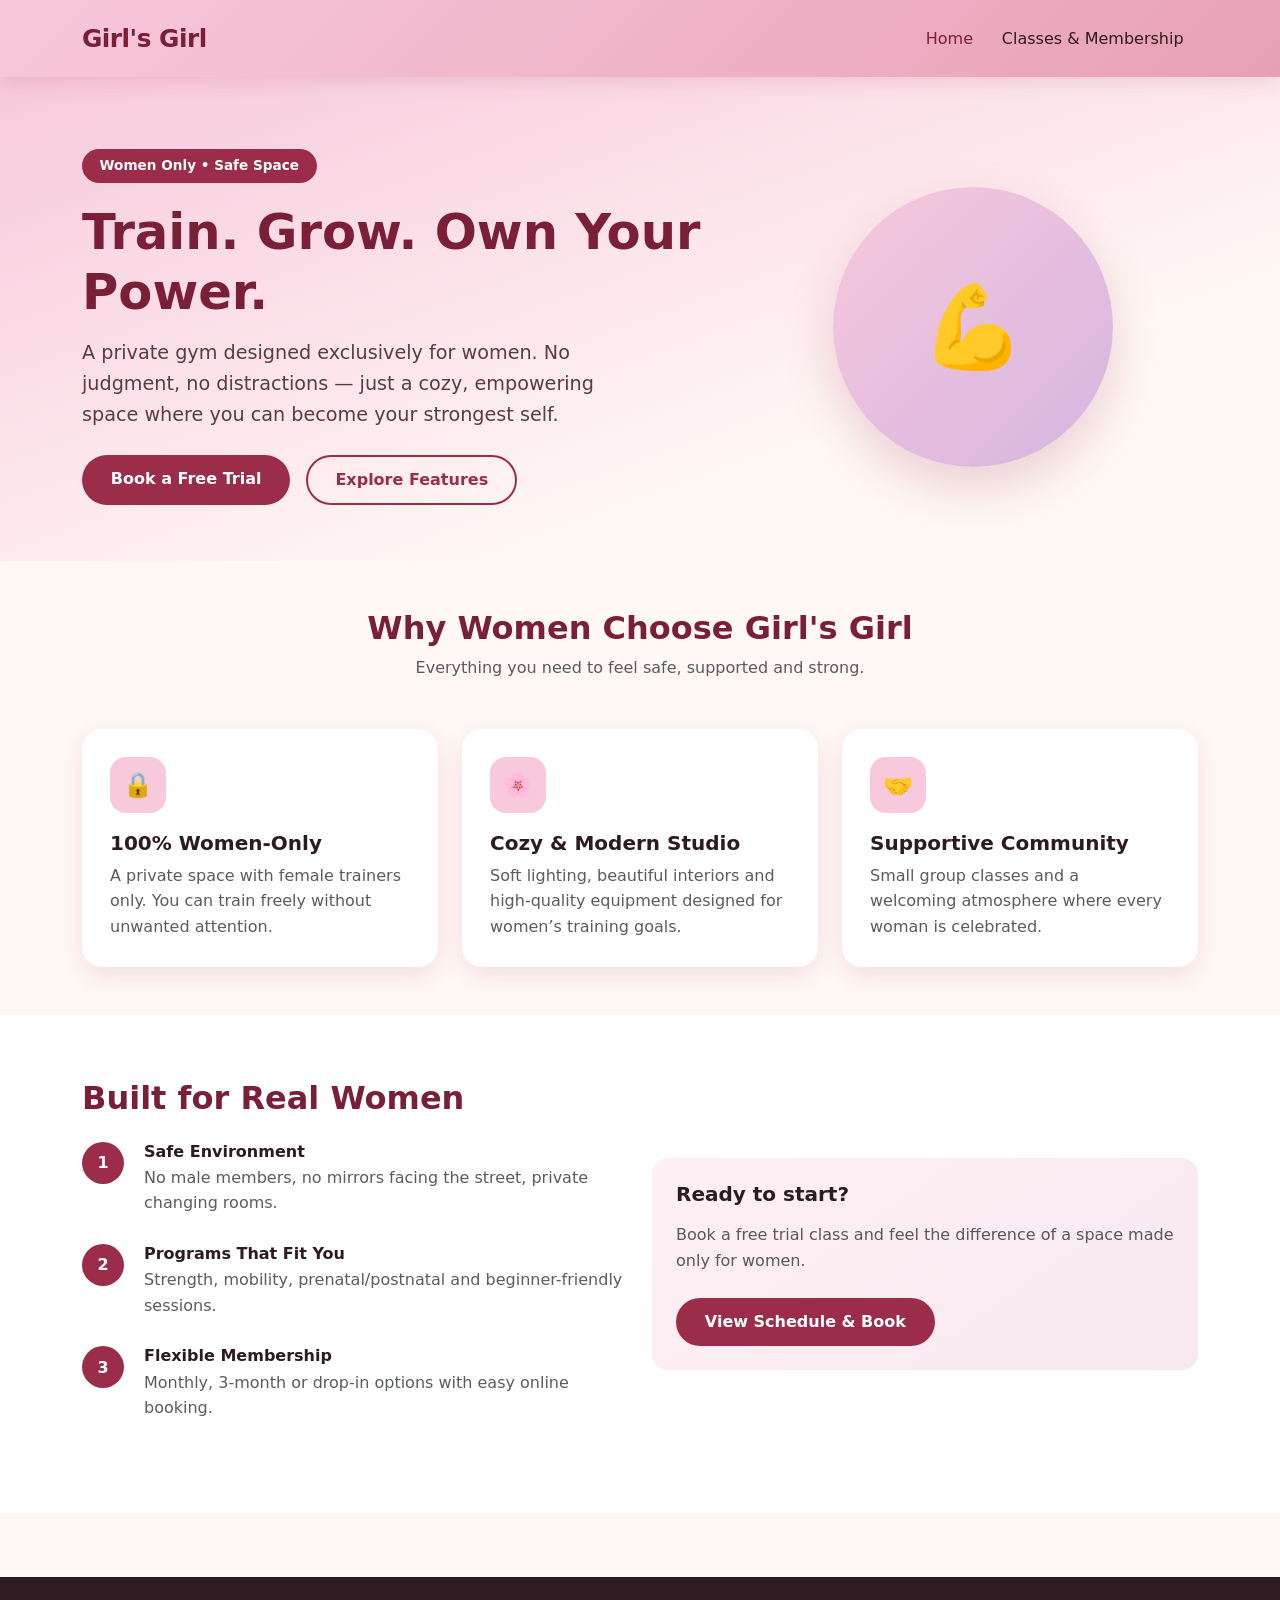
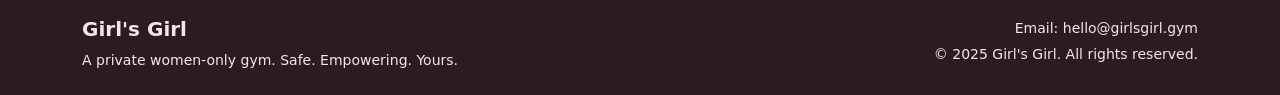
<file: index.html>
<!DOCTYPE html>
<html lang="en">
<head>
  <meta charset="UTF-8">
  <meta name="viewport" content="width=device-width, initial-scale=1.0">
  <title>Girl's Girl – Women-Only Private Gym</title>
  <link href="https://cdn.jsdelivr.net/npm/bootstrap@5.3.3/dist/css/bootstrap.min.css" rel="stylesheet">
  <link rel="stylesheet" href="styles.css"> 
<body>

  <!-- Navigation -->
  <nav class="navbar navbar-expand-lg navbar-custom sticky-top">
    <div class="container">
      <a class="navbar-brand" href="index.html">Girl's Girl</a>
      <button class="navbar-toggler" type="button" data-bs-toggle="collapse" data-bs-target="#mainNav">
        <span class="navbar-toggler-icon"></span>
      </button>
      <div class="collapse navbar-collapse" id="mainNav">
        <ul class="navbar-nav ms-auto">
          <li class="nav-item"><a class="nav-link active" href="index.html">Home</a></li>
          <li class="nav-item"><a class="nav-link" href="schedule.html">Classes & Membership</a></li>
        </ul>
      </div>
    </div>
  </nav>

  <!-- Hero -->
  <header class="hero">
    <div class="container">
      <div class="row align-items-center">
        <div class="col-lg-7">
          <span class="hero-badge">Women Only • Safe Space</span>
          <h1>Train. Grow. Own Your Power.</h1>
          <p class="lead">A private gym designed exclusively for women. No judgment, no distractions — just a cozy, empowering space where you can become your strongest self.</p>
          <div class="d-flex flex-wrap gap-3 mt-4">
            <a href="schedule.html" class="btn btn-berry">Book a Free Trial</a>
            <a href="#features" class="btn btn-outline-berry">Explore Features</a>
          </div>
        </div>
        <div class="col-lg-5 d-none d-lg-block text-center">
          <!-- Decorative element instead of stock photo -->
          <div style="width: 280px; height: 280px; margin: 0 auto; background: linear-gradient(135deg, var(--soft-pink), var(--lavender)); border-radius: 50%; display: flex; align-items: center; justify-content: center; box-shadow: 0 20px 50px rgba(155,45,74,0.2);">
            <span style="font-size: 5rem;">💪</span>
          </div>
        </div>
      </div>
    </div>
  </header>

  <!-- Features -->
  <main>
    <section id="features" class="py-5">
      <div class="container">
        <div class="text-center mb-5">
          <h2 class="fw-bold" style="color: var(--deep-berry);">Why Women Choose Girl's Girl</h2>
          <p class="text-muted">Everything you need to feel safe, supported and strong.</p>
        </div>

        <div class="row g-4">
          <div class="col-md-4">
            <article class="feature-card">
              <div class="feature-icon">🔒</div>
              <h3 class="h5 fw-bold">100% Women-Only</h3>
              <p class="mb-0 text-muted">A private space with female trainers only. You can train freely without unwanted attention.</p>
            </article>
          </div>
          <div class="col-md-4">
            <article class="feature-card">
              <div class="feature-icon">🌸</div>
              <h3 class="h5 fw-bold">Cozy & Modern Studio</h3>
              <p class="mb-0 text-muted">Soft lighting, beautiful interiors and high-quality equipment designed for women’s training goals.</p>
            </article>
          </div>
          <div class="col-md-4">
            <article class="feature-card">
              <div class="feature-icon">🤝</div>
              <h3 class="h5 fw-bold">Supportive Community</h3>
              <p class="mb-0 text-muted">Small group classes and a welcoming atmosphere where every woman is celebrated.</p>
            </article>
          </div>
        </div>
      </div>
    </section>


    <section class="why-section">
      <div class="container">
        <div class="row align-items-center">
          <div class="col-lg-6 mb-4 mb-lg-0">
            <h2 class="fw-bold mb-4" style="color: var(--deep-berry);">Built for Real Women</h2>
            <div class="why-item">
              <div class="why-number">1</div>
              <div>
                <h4 class="h6 fw-bold mb-1">Safe Environment</h4>
                <p class="mb-0 text-muted">No male members, no mirrors facing the street, private changing rooms.</p>
              </div>
            </div>
            <div class="why-item">
              <div class="why-number">2</div>
              <div>
                <h4 class="h6 fw-bold mb-1">Programs That Fit You</h4>
                <p class="mb-0 text-muted">Strength, mobility, prenatal/postnatal and beginner-friendly sessions.</p>
              </div>
            </div>
            <div class="why-item">
              <div class="why-number">3</div>
              <div>
                <h4 class="h6 fw-bold mb-1">Flexible Membership</h4>
                <p class="mb-0 text-muted">Monthly, 3-month or drop-in options with easy online booking.</p>
              </div>
            </div>
          </div>
          <div class="col-lg-6">
            <div class="p-4 rounded-4" style="background: linear-gradient(145deg, #FFF0F5, #F8E8F0);">
              <h3 class="h5 fw-bold mb-3">Ready to start?</h3>
              <p class="text-muted mb-4">Book a free trial class and feel the difference of a space made only for women.</p>
              <a href="schedule.html" class="btn btn-berry">View Schedule & Book</a>
            </div>
          </div>
        </div>
      </div>
    </section>
  </main>

  <!-- Footer -->
  <footer>
    <div class="container">
      <div class="row">
        <div class="col-md-6 mb-3 mb-md-0">
          <h5 class="fw-bold">Girl's Girl</h5>
          <p class="mb-0 small">A private women-only gym. Safe. Empowering. Yours.</p>
        </div>
        <div class="col-md-6 text-md-end">
          <p class="mb-1 small">Email: hello@girlsgirl.gym</p>
          <p class="mb-0 small">© 2025 Girl's Girl. All rights reserved.</p>
        </div>
      </div>
    </div>
  </footer>

  <script src="https://cdn.jsdelivr.net/npm/bootstrap@5.3.3/dist/js/bootstrap.bundle.min.js"></script>
</body>
</html>
</file>
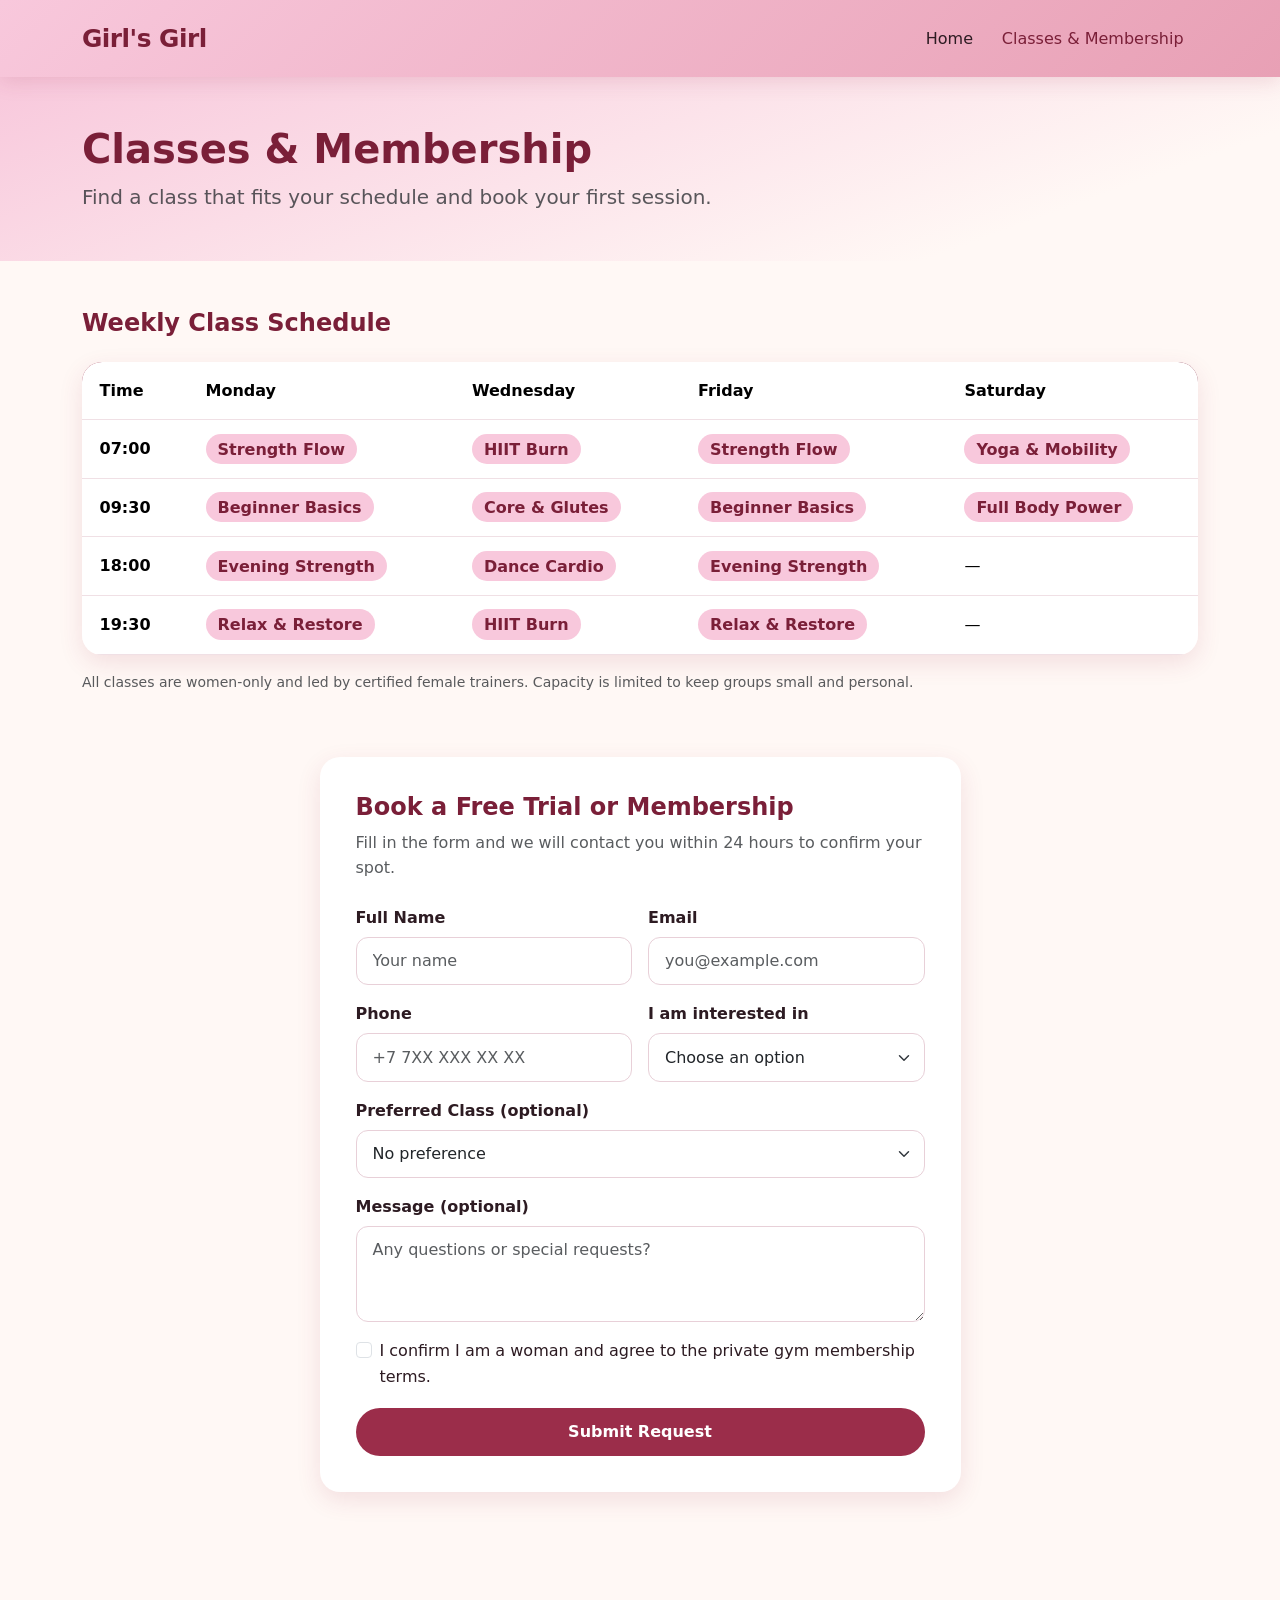
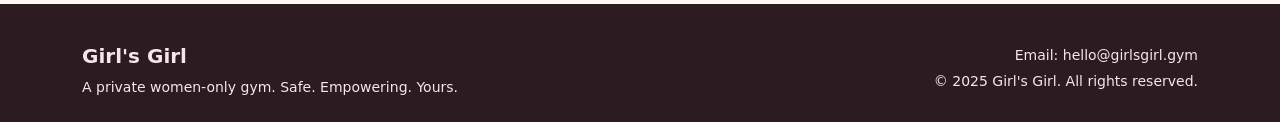
<file: schedule.html>
<!DOCTYPE html>
<html lang="en">
<head>
  <meta charset="UTF-8">
  <meta name="viewport" content="width=device-width, initial-scale=1.0">
  <title>Classes & Membership – Girl's Girl</title>
  <link href="https://cdn.jsdelivr.net/npm/bootstrap@5.3.3/dist/css/bootstrap.min.css" rel="stylesheet">
  <link rel="stylesheet" href="styles.css">
</head>
<body>

  <!-- Same Navigation -->
  <nav class="navbar navbar-expand-lg navbar-custom sticky-top">
    <div class="container">
      <a class="navbar-brand" href="index.html">Girl's Girl</a>
      <button class="navbar-toggler" type="button" data-bs-toggle="collapse" data-bs-target="#mainNav">
        <span class="navbar-toggler-icon"></span>
      </button>
      <div class="collapse navbar-collapse" id="mainNav">
        <ul class="navbar-nav ms-auto">
          <li class="nav-item"><a class="nav-link" href="index.html">Home</a></li>
          <li class="nav-item"><a class="nav-link active" href="schedule.html">Classes & Membership</a></li>
        </ul>
      </div>
    </div>
  </nav>

  <main>
    <!-- Page Header -->
    <section class="py-5" style="background: linear-gradient(160deg, var(--soft-pink) 0%, var(--cream) 80%);">
      <div class="container">
        <h1 class="fw-bold" style="color: var(--deep-berry);">Classes & Membership</h1>
        <p class="lead text-muted mb-0">Find a class that fits your schedule and book your first session.</p>
      </div>
    </section>

    <!-- Schedule Table -->
    <section class="py-5">
      <div class="container">
        <h2 class="h4 fw-bold mb-4" style="color: var(--deep-berry);">Weekly Class Schedule</h2>
        
        <div class="table-responsive schedule-table">
          <table class="table table-hover mb-0">
            <thead>
              <tr>
                <th scope="col">Time</th>
                <th scope="col">Monday</th>
                <th scope="col">Wednesday</th>
                <th scope="col">Friday</th>
                <th scope="col">Saturday</th>
              </tr>
            </thead>
            <tbody>
              <tr>
                <td><strong>07:00</strong></td>
                <td><span class="badge-class">Strength Flow</span></td>
                <td><span class="badge-class">HIIT Burn</span></td>
                <td><span class="badge-class">Strength Flow</span></td>
                <td><span class="badge-class">Yoga & Mobility</span></td>
              </tr>
              <tr>
                <td><strong>09:30</strong></td>
                <td><span class="badge-class">Beginner Basics</span></td>
                <td><span class="badge-class">Core & Glutes</span></td>
                <td><span class="badge-class">Beginner Basics</span></td>
                <td><span class="badge-class">Full Body Power</span></td>
              </tr>
              <tr>
                <td><strong>18:00</strong></td>
                <td><span class="badge-class">Evening Strength</span></td>
                <td><span class="badge-class">Dance Cardio</span></td>
                <td><span class="badge-class">Evening Strength</span></td>
                <td>—</td>
              </tr>
              <tr>
                <td><strong>19:30</strong></td>
                <td><span class="badge-class">Relax & Restore</span></td>
                <td><span class="badge-class">HIIT Burn</span></td>
                <td><span class="badge-class">Relax & Restore</span></td>
                <td>—</td>
              </tr>
            </tbody>
          </table>
        </div>
        <p class="small text-muted mt-3">All classes are women-only and led by certified female trainers. Capacity is limited to keep groups small and personal.</p>
      </div>
    </section>

    <!-- Membership Form -->
    <section class="pb-5">
      <div class="container">
        <div class="row justify-content-center">
          <div class="col-lg-7">
            <div class="form-card">
              <h2 class="h4 fw-bold mb-2" style="color: var(--deep-berry);">Book a Free Trial or Membership</h2>
              <p class="text-muted mb-4">Fill in the form and we will contact you within 24 hours to confirm your spot.</p>

              <form action="#" method="post">
                <div class="row g-3">
                  <div class="col-md-6">
                    <label for="fullName" class="form-label">Full Name</label>
                    <input type="text" class="form-control" id="fullName" name="fullName" required placeholder="Your name">
                  </div>
                  <div class="col-md-6">
                    <label for="email" class="form-label">Email</label>
                    <input type="email" class="form-control" id="email" name="email" required placeholder="you@example.com">
                  </div>
                  <div class="col-md-6">
                    <label for="phone" class="form-label">Phone</label>
                    <input type="tel" class="form-control" id="phone" name="phone" required placeholder="+7 7XX XXX XX XX">
                  </div>
                  <div class="col-md-6">
                    <label for="membership" class="form-label">I am interested in</label>
                    <select class="form-select" id="membership" name="membership" required>
                      <option value="" selected disabled>Choose an option</option>
                      <option value="trial">Free Trial Class</option>
                      <option value="monthly">Monthly Membership</option>
                      <option value="3month">3-Month Package</option>
                      <option value="dropin">Drop-in Session</option>
                    </select>
                  </div>
                  <div class="col-12">
                    <label for="classPref" class="form-label">Preferred Class (optional)</label>
                    <select class="form-select" id="classPref" name="classPref">
                      <option value="">No preference</option>
                      <option value="strength">Strength Flow / Evening Strength</option>
                      <option value="hiit">HIIT Burn</option>
                      <option value="yoga">Yoga & Mobility</option>
                      <option value="beginner">Beginner Basics</option>
                      <option value="core">Core & Glutes</option>
                    </select>
                  </div>
                  <div class="col-12">
                    <label for="message" class="form-label">Message (optional)</label>
                    <textarea class="form-control" id="message" name="message" rows="3" placeholder="Any questions or special requests?"></textarea>
                  </div>
                  <div class="col-12">
                    <div class="form-check">
                      <input class="form-check-input" type="checkbox" id="consent" name="consent" required>
                      <label class="form-check-label" for="consent">
                        I confirm I am a woman and agree to the private gym membership terms.
                      </label>
                    </div>
                  </div>
                  <div class="col-12 mt-3">
                    <button type="submit" class="btn btn-berry w-100">Submit Request</button>
                  </div>
                </div>
              </form>
            </div>
          </div>
        </div>
      </div>
    </section>
  </main>

  <!-- Footer (same as index) -->
  <footer>
    <div class="container">
      <div class="row">
        <div class="col-md-6 mb-3 mb-md-0">
          <h5 class="fw-bold">Girl's Girl</h5>
          <p class="mb-0 small">A private women-only gym. Safe. Empowering. Yours.</p>
        </div>
        <div class="col-md-6 text-md-end">
          <p class="mb-1 small">Email: hello@girlsgirl.gym</p>
          <p class="mb-0 small">© 2025 Girl's Girl. All rights reserved.</p>
        </div>
      </div>
    </div>
  </footer>

  <script src="https://cdn.jsdelivr.net/npm/bootstrap@5.3.3/dist/js/bootstrap.bundle.min.js"></script>
</body>
</html>
</file>
<file: styles.css>
:root {
  --cream: #FFF8F5;
  --soft-pink: #F8C8DC;
  --blush: #E8A0B5;
  --berry: #9B2D4A;
  --deep-berry: #7A1F38;
  --lavender: #D4B5E0;
  --text-dark: #2D1B22;
  --text-muted: #5C3A45;
  --card-bg: #FFFFFF;
  --shadow: 0 8px 24px rgba(155, 45, 74, 0.12);
  --radius: 1.25rem;
}

* {
  box-sizing: border-box;
}

body {
  font-family: 'Segoe UI', system-ui, -apple-system, sans-serif;
  background-color: var(--cream);
  color: var(--text-dark);
  line-height: 1.6;
  margin: 0;
  padding: 0;
}

/* ===== Navigation ===== */
.navbar-custom {
  background: linear-gradient(135deg, var(--soft-pink), var(--blush));
  box-shadow: 0 4px 20px rgba(155, 45, 74, 0.15);
  padding: 0.85rem 0;
}

.navbar-brand {
  font-weight: 700;
  font-size: 1.55rem;
  color: var(--deep-berry) !important;
  letter-spacing: -0.5px;
}

.nav-link {
  color: var(--text-dark) !important;
  font-weight: 500;
  margin: 0 0.4rem;
  transition: color 0.25s ease;
}

.nav-link:hover,
.nav-link.active {
  color: var(--deep-berry) !important;
}

/* ===== Hero ===== */
.hero {
  background: linear-gradient(160deg, var(--soft-pink) 0%, var(--cream) 70%);
  padding: 4.5rem 0 3.5rem;
  position: relative;
  overflow: hidden;
}

.hero-badge {
  display: inline-block;
  background: var(--berry);
  color: white;
  font-size: 0.85rem;
  font-weight: 600;
  padding: 0.4rem 1.1rem;
  border-radius: 50px;
  margin-bottom: 1.25rem;
  animation: softPulse 2.8s ease-in-out infinite;
}

@keyframes softPulse {
  0%, 100% { box-shadow: 0 0 0 0 rgba(155, 45, 74, 0.4); }
  50% { box-shadow: 0 0 0 12px rgba(155, 45, 74, 0); }
}

.hero h1 {
  font-size: 2.75rem;
  font-weight: 800;
  color: var(--deep-berry);
  line-height: 1.2;
  margin-bottom: 1rem;
}

.hero p.lead {
  font-size: 1.2rem;
  color: var(--text-muted);
  max-width: 540px;
}

.btn-berry {
  background: var(--berry);
  color: white;
  border: none;
  padding: 0.75rem 1.8rem;
  border-radius: 50px;
  font-weight: 600;
  transition: all 0.3s ease;
}

.btn-berry:hover {
  background: var(--deep-berry);
  color: white;
  transform: translateY(-2px);
  box-shadow: 0 8px 20px rgba(155, 45, 74, 0.3);
}

.btn-outline-berry {
  border: 2px solid var(--berry);
  color: var(--berry);
  background: transparent;
  padding: 0.7rem 1.7rem;
  border-radius: 50px;
  font-weight: 600;
  transition: all 0.3s ease;
}

.btn-outline-berry:hover {
  background: var(--berry);
  color: white;
}

/* ===== Feature Cards (memorable hover) ===== */
.feature-card {
  background: var(--card-bg);
  border: none;
  border-radius: var(--radius);
  padding: 1.75rem;
  height: 100%;
  box-shadow: var(--shadow);
  transition: transform 0.35s cubic-bezier(0.34, 1.56, 0.64, 1),
              box-shadow 0.35s ease;
  position: relative;
  overflow: hidden;
}

.feature-card::before {
  content: '';
  position: absolute;
  top: 0;
  left: 0;
  width: 100%;
  height: 4px;
  background: linear-gradient(90deg, var(--soft-pink), var(--berry));
  opacity: 0;
  transition: opacity 0.3s ease;
}

.feature-card:hover {
  transform: translateY(-10px) scale(1.02);
  box-shadow: 0 18px 40px rgba(155, 45, 74, 0.18);
}

.feature-card:hover::before {
  opacity: 1;
}

.feature-icon {
  width: 56px;
  height: 56px;
  background: var(--soft-pink);
  border-radius: 16px;
  display: flex;
  align-items: center;
  justify-content: center;
  font-size: 1.5rem;
  margin-bottom: 1.1rem;
  color: var(--berry);
}

/* ===== Why section ===== */
.why-section {
  background: white;
  padding: 4rem 0;
}

.why-item {
  display: flex;
  gap: 1.25rem;
  margin-bottom: 1.75rem;
}

.why-number {
  flex-shrink: 0;
  width: 42px;
  height: 42px;
  background: var(--berry);
  color: white;
  border-radius: 50%;
  display: flex;
  align-items: center;
  justify-content: center;
  font-weight: 700;
}

/* ===== Schedule Table ===== */
.schedule-table {
  border-radius: var(--radius);
  overflow: hidden;
  box-shadow: var(--shadow);
}

.schedule-table thead {
  background: linear-gradient(135deg, var(--berry), var(--deep-berry));
  color: white;
}

.schedule-table th,
.schedule-table td {
  padding: 1rem 1.1rem;
  vertical-align: middle;
  border-color: #f0e0e5;
}

.schedule-table tbody tr:hover {
  background-color: #FFF0F5;
}

.badge-class {
  background: var(--soft-pink);
  color: var(--deep-berry);
  font-weight: 600;
  padding: 0.35rem 0.75rem;
  border-radius: 50px;
}

/* ===== Membership Form ===== */
.form-card {
  background: white;
  border-radius: var(--radius);
  padding: 2.25rem;
  box-shadow: var(--shadow);
}

.form-label {
  font-weight: 600;
  color: var(--text-dark);
  margin-bottom: 0.4rem;
}

.form-control,
.form-select {
  border-radius: 0.75rem;
  border: 1.5px solid #e8d0d8;
  padding: 0.7rem 1rem;
  transition: border-color 0.25s ease, box-shadow 0.25s ease;
}

.form-control:focus,
.form-select:focus {
  border-color: var(--berry);
  box-shadow: 0 0 0 0.2rem rgba(155, 45, 74, 0.15);
}

/* ===== Footer ===== */
footer {
  background: var(--text-dark);
  color: #f5e6ea;
  padding: 2.5rem 0 1.5rem;
  margin-top: 4rem;
}

footer a {
  color: var(--soft-pink);
  text-decoration: none;
}

footer a:hover {
  color: white;
}

/* ===== Custom Media Queries ===== */

/* Mobile – 375px and below */
@media (max-width: 575.98px) {
  .hero h1 {
    font-size: 2rem;
  }
  .hero {
    padding: 3rem 0 2.5rem;
  }
  .feature-card {
    margin-bottom: 1.25rem;
  }
  .why-item {
    flex-direction: column;
    gap: 0.6rem;
  }
  .schedule-table th,
  .schedule-table td {
    padding: 0.7rem 0.6rem;
    font-size: 0.9rem;
  }
  .form-card {
    padding: 1.5rem;
  }
  .navbar-brand {
    font-size: 1.35rem;
  }
}

/* Tablet – 768px */
@media (min-width: 576px) and (max-width: 991.98px) {
  .hero h1 {
    font-size: 2.4rem;
  }
  .feature-card {
    margin-bottom: 1.5rem;
  }
}

/* Desktop – 1280px and up */
@media (min-width: 1200px) {
  .hero h1 {
    font-size: 3.1rem;
  }
  .container {
    max-width: 1140px;
  }
}

/* Extra polish – prevent any overflow */
html, body {
  overflow-x: hidden;
}
</file>
